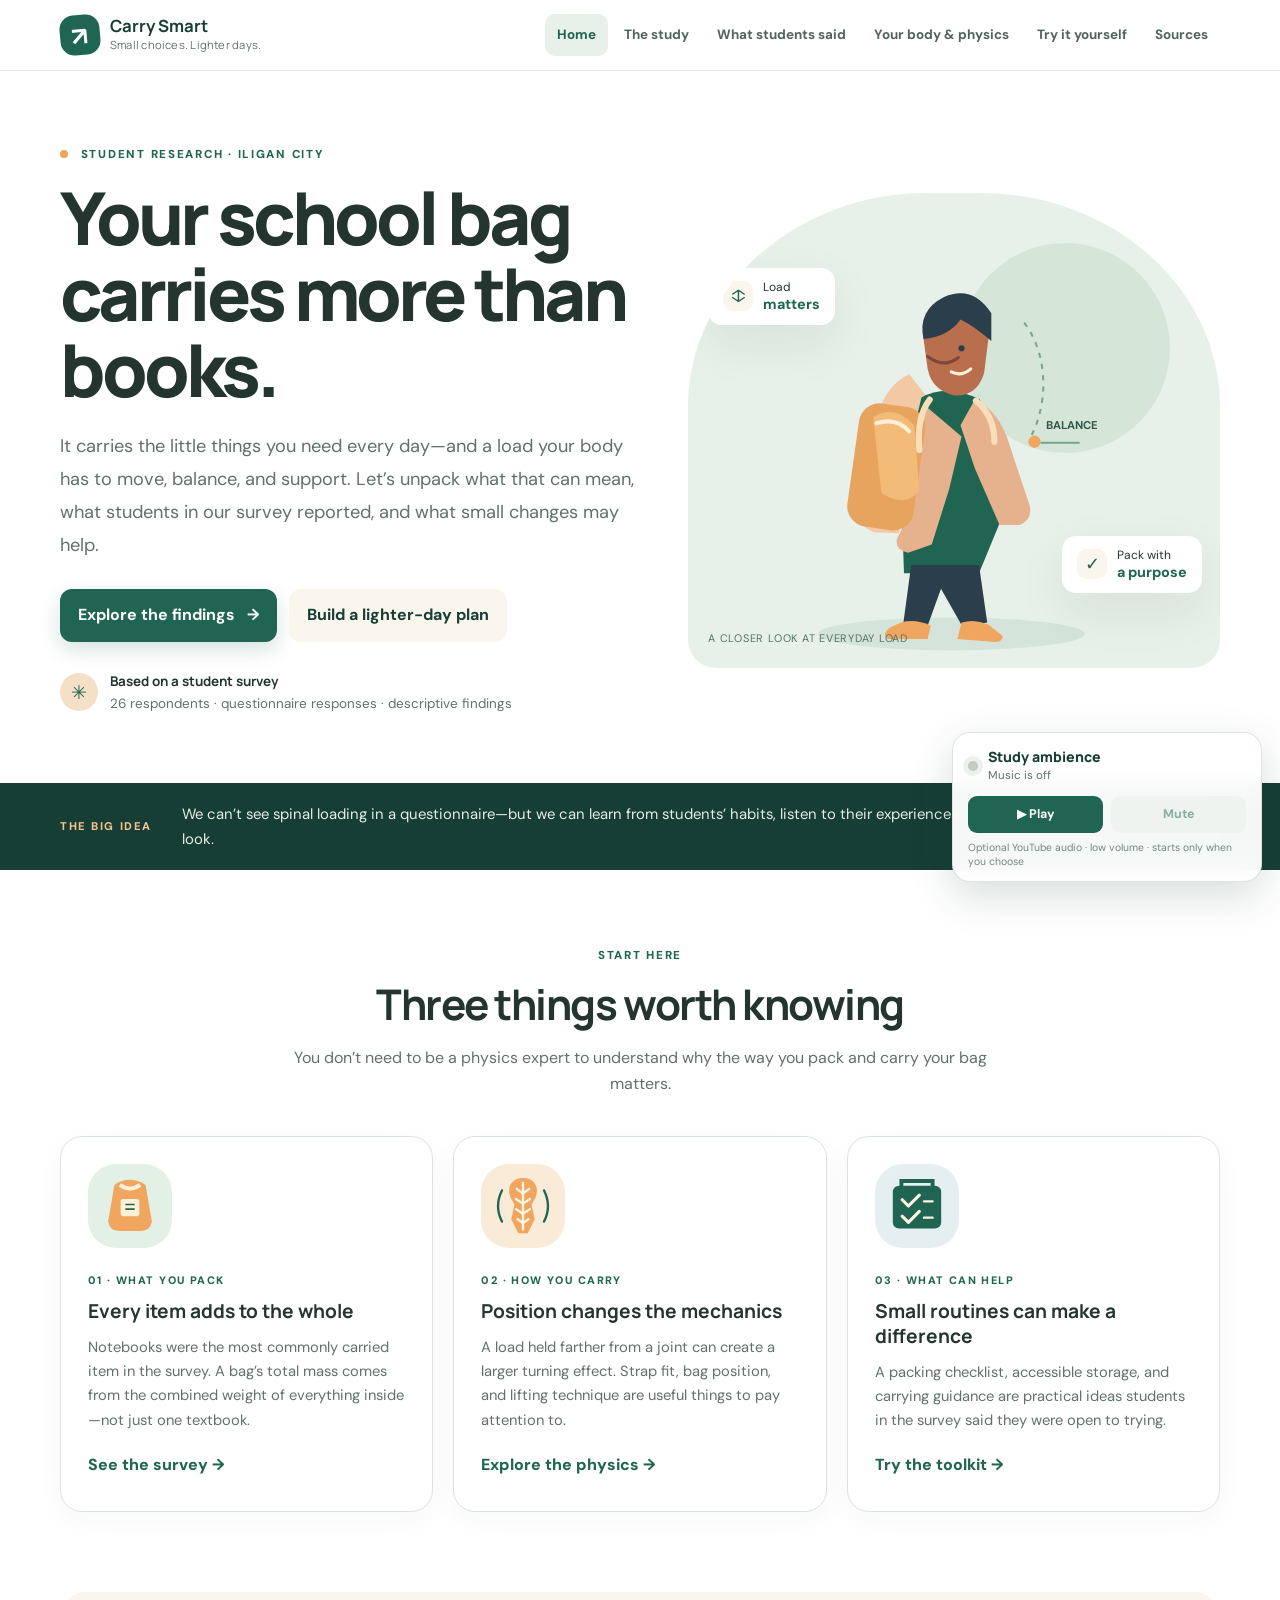
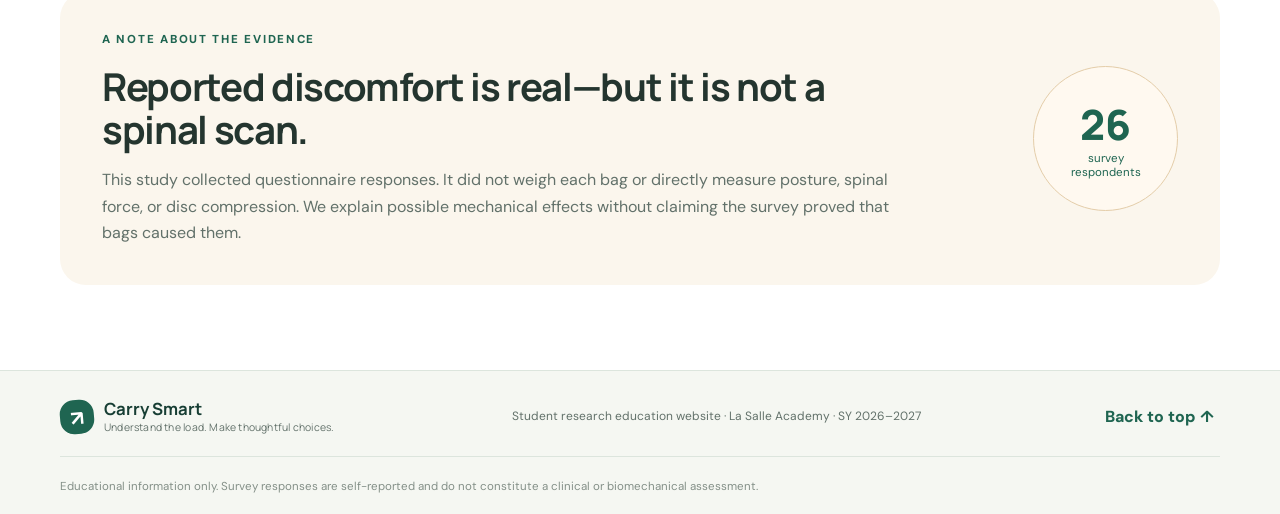
<file: physics.html>
<!doctype html>
<html lang="en">
<head>
<meta charset="utf-8"><meta name="viewport" content="width=device-width, initial-scale=1">
<meta name="description" content="An accessible, interactive guide to school bag load, posture, and student-reported experiences based on a survey of 26 Senior High School students.">
<title>Carry Smart — School Bag Load & Posture</title>
<link rel="stylesheet" href="physics.css">
</head>
<body>
<a class="skip-link" href="#main">Skip to content</a>
<header class="site-header">
  <a class="brand" href="#home" aria-label="Carry Smart home"><span class="brand-mark" aria-hidden="true">↗</span><span><strong>Carry Smart</strong><small>Small choices. Lighter days.</small></span></a>
  <button class="menu-toggle" id="menuToggle" aria-expanded="false" aria-controls="mainNav">☰ <span class="sr-only">Open navigation</span></button>
  <nav id="mainNav" class="main-nav" aria-label="Main navigation">
    <button class="nav-tab active" data-tab="home">Home</button><button class="nav-tab" data-tab="study">The study</button><button class="nav-tab" data-tab="findings">What students said</button><button class="nav-tab" data-tab="body">Your body & physics</button><button class="nav-tab" data-tab="toolkit">Try it yourself</button><button class="nav-tab" data-tab="sources">Sources</button>
  </nav>
</header>
<main id="main">
<section class="page active" id="home" aria-labelledby="home-title">
  <div class="hero wrap">
    <div class="hero-copy"><p class="eyebrow"><span class="eyebrow-dot"></span> STUDENT RESEARCH · ILIGAN CITY</p><h1 id="home-title">Your school bag carries more than books.</h1><p class="hero-lead">It carries the little things you need every day—and a load your body has to move, balance, and support. Let’s unpack what that can mean, what students in our survey reported, and what small changes may help.</p><div class="hero-actions"><button class="btn btn-primary" data-go="findings">Explore the findings <span aria-hidden="true">→</span></button><button class="btn btn-quiet" data-go="toolkit">Build a lighter-day plan</button></div><div class="hero-note"><span class="note-icon">✳</span><span><strong>Based on a student survey</strong><br>26 respondents · questionnaire responses · descriptive findings</span></div></div>
    <div class="hero-art" aria-label="Illustration of a student carrying a backpack, with a spine and balance line motif" role="img">
      <div class="art-sun"></div><div class="art-card card-top"><span class="mini-icon">↕</span><span>Load<br><b>matters</b></span></div>
      <svg class="student-svg" viewBox="0 0 390 430" role="img" aria-label="Stylized student with a backpack"><ellipse cx="192" cy="397" rx="130" ry="16" fill="#d5e4da"/><path d="M151 144 Q126 156 117 194 L102 274 Q100 292 117 298 L141 299 L163 214 L172 171Z" fill="#f3c8a5"/><path d="M163 167 Q188 153 220 169 L247 270 L219 338 L146 338 L143 250Z" fill="#1f6551"/><path d="M153 330 L219 330 L227 386 L203 390 L182 353 L169 389 L145 389Z" fill="#2b3e4b"/><path d="M143 386 Q157 382 172 389 L169 402 L130 402 Q124 397 132 391Z" fill="#f0a65e"/><path d="M202 386 Q215 382 228 388 L242 399 Q243 404 235 405 L198 402Z" fill="#f0a65e"/><path d="M169 177 Q150 187 148 220 L155 273 L139 305 Q137 315 150 318 L173 310 L190 256 L202 205Z" fill="#e6b28e"/><path d="M184 75 Q220 70 229 103 L224 143 Q217 166 195 165 Q173 160 169 139 L165 110Q166 83 184 75Z" fill="#b96f4d"/><path d="M165 110 Q159 82 185 69 Q213 57 231 85 L231 112 Q215 98 201 91 Q189 108 165 110Z" fill="#2b3e4b"/><path d="M169 127 Q185 139 199 128" fill="none" stroke="#7d4936" stroke-width="3" stroke-linecap="round"/><path d="M215 169 Q239 180 249 214 L268 271 Q272 285 259 291 L239 291 L215 236 L201 194Z" fill="#e6b28e"/><rect x="105" y="170" width="65" height="121" rx="20" fill="#e7a45f" transform="rotate(8 105 170)"/><path d="M116 186 Q137 173 156 194 L161 258 Q146 275 124 260Z" fill="#f2bb77"/><path d="M119 192 Q139 186 151 200" fill="none" stroke="#fff0d8" stroke-width="4" stroke-linecap="round"/><path d="M171 169 Q158 186 161 218" fill="none" stroke="#f8dfb9" stroke-width="6" stroke-linecap="round"/><path d="M216 170 Q234 185 234 210" fill="none" stroke="#f8dfb9" stroke-width="6" stroke-linecap="round"/><circle cx="202" cy="119" r="3" fill="#2b3e4b"/><path d="M192 142 Q202 147 211 139" fill="none" stroke="#fff0d8" stroke-width="3" stroke-linecap="round"/><path d="M263 94 C287 126 286 173 270 204" fill="none" stroke="#78a58c" stroke-width="2" stroke-dasharray="5 6"/><circle cx="273" cy="210" r="6" fill="#f0a65e"/><path d="M279 211 L317 211" stroke="#78a58c" stroke-width="2"/><text x="284" y="198" font-size="11" fill="#315849" font-weight="700">BALANCE</text></svg>
      <div class="art-card card-bottom"><span class="mini-icon">✓</span><span>Pack with<br><b>a purpose</b></span></div><div class="art-label">A closer look at everyday load</div>
    </div>
  </div>
  <div class="ticker"><div class="wrap ticker-inner"><span>THE BIG IDEA</span><p>We can’t see spinal loading in a questionnaire—but we can learn from students’ habits, listen to their experiences, and identify what deserves a closer look.</p></div></div>
  <div class="wrap section-pad"><div class="section-heading"><p class="eyebrow">START HERE</p><h2>Three things worth knowing</h2><p>You don’t need to be a physics expert to understand why the way you pack and carry your bag matters.</p></div><div class="three-cards">
    <article class="info-card"><div class="illustration circle-green"><svg viewBox="0 0 100 100" aria-hidden="true"><path d="M30 23 Q50 10 70 23 L78 70 Q76 82 64 82 L36 82 Q24 82 22 70Z" fill="#f0a65e"/><path d="M37 23 Q50 32 63 23" fill="none" stroke="#fff0d8" stroke-width="5"/><rect x="38" y="41" width="24" height="22" rx="3" fill="#fff0d8"/><path d="M44 48h12M44 54h12" stroke="#1f6551" stroke-width="2"/></svg></div><p class="card-kicker">01 · WHAT YOU PACK</p><h3>Every item adds to the whole</h3><p>Notebooks were the most commonly carried item in the survey. A bag’s total mass comes from the combined weight of everything inside—not just one textbook.</p><button class="text-link" data-go="findings">See the survey →</button></article>
    <article class="info-card"><div class="illustration circle-peach"><svg viewBox="0 0 100 100" aria-hidden="true"><path d="M50 14 C34 14 29 28 34 39 L39 48 L35 67 L44 85 L56 85 L65 67 L61 48 L66 39 C71 28 66 14 50 14Z" fill="#f0a65e"/><path d="M50 20V80M42 28L50 34L58 28M41 41L50 47L59 41M41 54L50 60L59 54M43 67L50 72L57 67" stroke="#fff4e4" stroke-width="3" fill="none" stroke-linecap="round"/><path d="M23 30 Q13 50 23 70M77 30 Q87 50 77 70" stroke="#1f6551" stroke-width="3" stroke-linecap="round" fill="none"/></svg></div><p class="card-kicker">02 · HOW YOU CARRY</p><h3>Position changes the mechanics</h3><p>A load held farther from a joint can create a larger turning effect. Strap fit, bag position, and lifting technique are useful things to pay attention to.</p><button class="text-link" data-go="body">Explore the physics →</button></article>
    <article class="info-card"><div class="illustration circle-blue"><svg viewBox="0 0 100 100" aria-hidden="true"><rect x="19" y="24" width="62" height="55" rx="8" fill="#1f6551"/><path d="M30 24V18H70V24" fill="none" stroke="#1f6551" stroke-width="5" stroke-linecap="round"/><path d="M31 42L39 50L53 36M31 63L39 71L53 57" stroke="#fff4e4" stroke-width="4" fill="none" stroke-linecap="round" stroke-linejoin="round"/><path d="M59 44H70M59 65H70" stroke="#fff4e4" stroke-width="3" stroke-linecap="round"/></svg></div><p class="card-kicker">03 · WHAT CAN HELP</p><h3>Small routines can make a difference</h3><p>A packing checklist, accessible storage, and carrying guidance are practical ideas students in the survey said they were open to trying.</p><button class="text-link" data-go="toolkit">Try the toolkit →</button></article>
  </div></div>
  <div class="wrap callout"><div><p class="eyebrow">A NOTE ABOUT THE EVIDENCE</p><h2>Reported discomfort is real—but it is not a spinal scan.</h2><p>This study collected questionnaire responses. It did not weigh each bag or directly measure posture, spinal force, or disc compression. We explain possible mechanical effects without claiming the survey proved that bags caused them.</p></div><div class="callout-stamp"><span>26</span><small>survey<br>respondents</small></div></div>
</section>
<section class="page" id="study" aria-labelledby="study-title"><div class="page-hero wrap"><p class="eyebrow">01 · THE STUDY</p><h1 id="study-title">A daily routine became a research question.</h1><p class="hero-lead">Students carry school supplies from class to class. Our study asks what goes into those bags, how students carry them, what difficulties they report, and which practical changes they would consider.</p></div><div class="wrap content-grid"><article class="prose"><h2>What were we trying to understand?</h2><p>School bags can contain notebooks, printed materials, electronic devices, lunch boxes, water bottles, and items for activities such as physical education. Their total mass can change from day to day. The way a bag is lifted and positioned can also change the mechanical demands on the body.</p><p>Physics helps describe some of those demands. Weight is a force; lifting a heavier bag through the same height requires more work against gravity; and the distance between a load and a joint can affect torque, or turning effect.</p><h2>How did we collect information?</h2><p>The project used a quantitative descriptive survey delivered through Google Forms. Responses were summarized with frequency counts and percentages. The website presents the report’s stated survey total of <strong>26 respondents</strong>, as used in its results and updated scope section.</p><div class="note-box"><strong>What this method can tell us</strong><p>It can describe what respondents said they carry, how they report carrying it, and which supports they prefer. It cannot directly measure spinal loading or prove that a bag caused a physical change.</p></div><h2>Who might use these findings?</h2><p>Students can reflect on their packing habits; teachers may consider coordinating materials needed for the day; school administrators can explore secure storage; and future researchers can use these patterns to design studies with direct measurements.</p></article><aside class="side-panel"><p class="eyebrow">STUDY SNAPSHOT</p><div class="snapshot-number">26 <span>respondents</span></div><div class="snapshot-row"><span>Approach</span><strong>Descriptive survey</strong></div><div class="snapshot-row"><span>Collection</span><strong>Google Forms</strong></div><div class="snapshot-row"><span>Analysis</span><strong>Counts & percentages</strong></div><div class="snapshot-row"><span>Focus</span><strong>Bag contents, carrying habits, discomfort, possible supports</strong></div><hr><p class="small-muted">The report’s methodology section also contains an earlier reference to 25 students. The site uses 26 because the results and updated scope identify 26 respondents; please reconcile that discrepancy in the final report before submission.</p></aside></div><div class="wrap next-row"><button class="btn btn-primary" data-go="findings">Next: What students said →</button></div></section>
<section class="page" id="findings" aria-labelledby="findings-title"><div class="page-hero wrap"><p class="eyebrow">02 · THE SURVEY</p><h1 id="findings-title">A few patterns stood out.</h1><p class="hero-lead">These are the voices and habits represented in our 26 responses. Percentages describe this group only—they should not be treated as estimates for every student.</p></div><div class="wrap section-pad"><div class="finding-banner"><div class="finding-icon">🎒</div><div><p class="eyebrow">MOST COMMON BAG TYPE</p><h2>About 7 in 10 used a two-strap backpack.</h2><p>18 out of 26 respondents reported using one. Eight used a one-strap shoulder bag, and none selected a tote bag.</p></div><div class="donut" style="--pct:69.2"><span>69.2%<small>two-strap</small></span></div></div>
<div class="data-section"><div class="section-heading left"><p class="eyebrow">WHAT GOES INSIDE?</p><h2>Notebooks lead the packing list.</h2><p>Respondents could report multiple types of items, so these categories are not meant to add up to 100%.</p></div><div class="chart-card"><div class="bar-chart" role="img" aria-label="Bar chart of common school bag contents: notebooks or paper 96.2%, phones or electronic accessories 76.9%, lunch boxes 69.2%, water bottles 61.5%, personal non-school items 57.7%, textbooks or printed materials, laptops or tablets, pencil cases or supplies each 50%, sports equipment or extra clothes 38.5%, makeup kits 34.6%."><div class="bar-row"><span>Notebooks / paper</span><div class="bar-track"><div class="bar-fill" style="width:96.2%"></div></div><b>96.2%</b></div><div class="bar-row"><span>Phone / electronics</span><div class="bar-track"><div class="bar-fill" style="width:76.9%"></div></div><b>76.9%</b></div><div class="bar-row"><span>Lunch box / food</span><div class="bar-track"><div class="bar-fill" style="width:69.2%"></div></div><b>69.2%</b></div><div class="bar-row"><span>Water bottle</span><div class="bar-track"><div class="bar-fill" style="width:61.5%"></div></div><b>61.5%</b></div><div class="bar-row"><span>Personal non-school items</span><div class="bar-track"><div class="bar-fill" style="width:57.7%"></div></div><b>57.7%</b></div><div class="bar-row"><span>Books / devices / supplies*</span><div class="bar-track"><div class="bar-fill" style="width:50%"></div></div><b>50.0%</b></div><div class="bar-row"><span>Sports gear / extra clothes</span><div class="bar-track"><div class="bar-fill" style="width:38.5%"></div></div><b>38.5%</b></div><div class="bar-row"><span>Makeup kits</span><div class="bar-track"><div class="bar-fill" style="width:34.6%"></div></div><b>34.6%</b></div><p class="chart-foot">*Textbooks/printed learning materials, laptops/tablets, and pencil cases/supplies were each reported by 50% of respondents.</p></div></div>
<div class="two-col-data"><article class="stat-story"><div class="big-stat">34.6%<small>identified notebooks and paper as the biggest contributor to bag weight</small></div><p>Notebooks were both widely carried and the item group most often identified as contributing the most to bag weight. Some respondents also said they sometimes carried materials they might not use that day.</p></article><article class="stat-story"><div class="big-stat">80.8%<small>believed removing unnecessary items would make their bags easier to carry</small></div><p>This points to a practical place to start: checking the timetable and packing for the actual school day, while keeping necessary items such as water and food.</p></article></div>
<div class="data-section"><div class="section-heading left"><p class="eyebrow">HOW WERE BAGS CARRIED?</p><h2>Position and lifting habits are part of the picture.</h2></div><div class="habit-grid"><article><span class="habit-number">34.6%</span><h3>Carried bags low</h3><p>Reported positioning the bag low on the back.</p><div class="mini-illustration low-bag" aria-hidden="true"><span class="person-shape"></span><span class="bag-shape"></span><span class="baseline"></span></div></article><article><span class="habit-number">23.1%</span><h3>Bag hung away from back</h3><p>A bag farther from the body can change the turning effect around a joint.</p><div class="mini-illustration far-bag" aria-hidden="true"><span class="person-shape"></span><span class="bag-shape"></span><span class="force-arrow">↘</span><span class="baseline"></span></div></article><article><span class="habit-number">30.8%</span><h3>Used a knees-bent lift</h3><p>Reported bending their knees and lifting the bag close to the body.</p><div class="mini-illustration lift-bag" aria-hidden="true"><span class="person-shape"></span><span class="bag-shape"></span><span class="baseline"></span></div></article></div><p class="small-muted">The survey also found 26.9% reported bending mainly at the waist when lifting, and 26.9% reported lifting with one hand. These are self-reported practices, not direct measurements of spinal force.</p></div>
<div class="data-section"><div class="section-heading left"><p class="eyebrow">WHAT DID STUDENTS REPORT?</p><h2>Shoulders and walking were common concerns.</h2></div><div class="impact-grid"><div class="impact-card"><div class="impact-symbol">◉</div><strong>92.3%</strong><p>of respondents who identified a main discomfort location selected the shoulders.</p></div><div class="impact-card"><div class="impact-symbol">↔</div><strong>42.3%</strong><p>identified walking while carrying the bag as the activity causing the greatest difficulty.</p></div><div class="impact-card"><div class="impact-symbol">≈</div><strong>34.6% + 34.6%</strong><p>reported a significant effect and a moderate effect on mobility, respectively.</p></div></div><div class="caution-strip"><span>!</span><p><strong>Keep the conclusion careful:</strong> these responses tell us what students experienced or perceived. They do not, by themselves, prove that school bags caused pain, posture changes, or spinal injury.</p></div></div>
<div class="data-section"><div class="section-heading left"><p class="eyebrow">WHAT HELP SOUNDED USEFUL?</p><h2>Storage was the standout idea.</h2><p>Students showed interest in several practical supports, especially a place to leave materials they do not need all day.</p></div><div class="support-bars"><div class="support-row"><div><strong>Willing to use classroom storage / lockers</strong><span>92.3%</span></div><div class="bar-track"><div class="bar-fill green" style="width:92.3%"></div></div></div><div class="support-row"><div><strong>Selected storage / lockers as most helpful</strong><span>76.9%</span></div><div class="bar-track"><div class="bar-fill green" style="width:76.9%"></div></div></div><div class="support-row"><div><strong>Willing to change handling practices</strong><span>61.5%</span></div><div class="bar-track"><div class="bar-fill green" style="width:61.5%"></div></div></div><div class="support-row"><div><strong>Willing to use a daily packing checklist</strong><span>53.8%</span></div><div class="bar-track"><div class="bar-fill green" style="width:53.8%"></div></div></div></div></div>
<div class="wrap next-row"><button class="btn btn-primary" data-go="body">Next: Understand the body & physics →</button></div></div></section>
<section class="page" id="body" aria-labelledby="body-title"><div class="page-hero wrap"><p class="eyebrow">03 · BODY & PHYSICS</p><h1 id="body-title">The load is not just about kilograms.</h1><p class="hero-lead">Weight, distance, movement, and how a bag sits on the body all matter to the mechanics. Here is the simple version—with a clear line between what physics explains and what our survey measured.</p></div><div class="wrap physics-list">
<article class="physics-card"><div class="physics-visual visual-weight"><svg viewBox="0 0 160 150" aria-hidden="true"><path d="M52 25H108L120 45V117Q120 128 108 128H52Q40 128 40 117V45Z" fill="#e9a45d"/><path d="M62 25Q80 5 98 25" stroke="#1f6551" stroke-width="7" fill="none" stroke-linecap="round"/><path d="M80 53V101M61 82L80 102L99 82" fill="none" stroke="#fff8ed" stroke-width="6" stroke-linecap="round" stroke-linejoin="round"/><path d="M28 130H132" stroke="#1f6551" stroke-width="3" stroke-linecap="round"/></svg></div><div class="physics-copy"><p class="eyebrow">01 · WEIGHT</p><h2>More mass means more weight.</h2><p>Gravity pulls down on a bag. If the bag has more mass, the gravitational force is greater. That is why removing items you do not need can make a bag lighter.</p><div class="formula">Weight = mass × gravity <span>F<sub>g</sub> = mg</span></div><p class="small-muted">The survey did not weigh individual bags, so the team cannot calculate each respondent’s bag weight from these responses.</p></div></article>
<article class="physics-card reverse"><div class="physics-visual visual-pressure"><svg viewBox="0 0 160 150" aria-hidden="true"><path d="M34 28Q80 7 126 28L119 59Q80 77 41 59Z" fill="#f0b979"/><path d="M42 60L32 116M80 68V125M118 60L128 116" stroke="#1f6551" stroke-width="5" stroke-linecap="round"/><path d="M24 117H136" stroke="#e9a45d" stroke-width="9" stroke-linecap="round"/><path d="M48 93V111M80 93V111M112 93V111" stroke="#fff8ed" stroke-width="3"/></svg></div><div class="physics-copy"><p class="eyebrow">02 · PRESSURE</p><h2>Force spread over an area.</h2><p>Pressure describes how much force acts over a given area. A strap’s pressure depends on the force it supports and how that force is distributed across the contact area.</p><div class="formula">Pressure = force ÷ area <span>P = F / A</span></div><p class="small-muted">The survey did not measure strap force or contact area. This is a concept to help explain—not a measured result.</p></div></article>
<article class="physics-card"><div class="physics-visual visual-work"><svg viewBox="0 0 160 150" aria-hidden="true"><rect x="47" y="75" width="66" height="53" rx="8" fill="#e9a45d"/><path d="M61 75V65Q80 48 99 65V75" stroke="#1f6551" stroke-width="6" fill="none" stroke-linecap="round"/><path d="M80 59V19M63 36L80 19L97 36" stroke="#1f6551" stroke-width="5" fill="none" stroke-linecap="round" stroke-linejoin="round"/><path d="M28 130H132" stroke="#1f6551" stroke-width="3" stroke-linecap="round"/></svg></div><div class="physics-copy"><p class="eyebrow">03 · MECHANICAL WORK</p><h2>Lifting a heavier bag takes more work.</h2><p>For the same vertical lift, a heavier bag requires more work against gravity. The height lifted matters too. The same idea explains why putting a bag on a high shelf may feel different from lifting it a short distance.</p><div class="formula">Work = mass × gravity × height <span>W = mgh</span></div><p class="small-muted">Actual work for respondents would require bag mass and lifting-height measurements.</p></div></article>
<article class="physics-card reverse"><div class="physics-visual visual-torque"><svg viewBox="0 0 160 150" aria-hidden="true"><circle cx="47" cy="105" r="7" fill="#1f6551"/><path d="M47 105L95 46" stroke="#1f6551" stroke-width="6" stroke-linecap="round"/><rect x="83" y="19" width="40" height="33" rx="6" fill="#e9a45d" transform="rotate(38 103 35)"/><path d="M47 105H132" stroke="#d6a06a" stroke-width="2" stroke-dasharray="5 5"/><path d="M64 101A24 24 0 0 0 56 83" stroke="#1f6551" stroke-width="3" fill="none"/><path d="M47 105L47 130H128" stroke="#1f6551" stroke-width="3" fill="none" stroke-linecap="round"/><text x="72" y="124" font-size="10" fill="#1f6551">distance</text></svg></div><div class="physics-copy"><p class="eyebrow">04 · TORQUE</p><h2>Distance can change the turning effect.</h2><p>Torque is the turning effect of a force. If a bag’s weight acts farther horizontally from a body joint, it may create a larger external turning effect. The body responds with muscle activity and adjustments that depend on posture and movement.</p><div class="formula">Torque depends on force and distance <span>τ = rF sin θ</span></div><p class="small-muted">The survey did not measure joint positions, forces, or moment arms. It cannot quantify spinal torque or disc compression.</p></div></article>
</div><div class="wrap caution-panel"><div class="caution-icon">i</div><div><h2>So what about spinal loading and posture?</h2><p>Carrying a load can change the forces and movements involved in standing and walking, and research reviews have examined backpack weight and biomechanics. But this particular survey did not directly measure students’ spinal loading, intervertebral disc compression, or posture. It identifies reported habits and concerns that could guide a more detailed follow-up study.</p></div></div><div class="wrap next-row"><button class="btn btn-primary" data-go="toolkit">Next: Make a plan →</button></div></section>
<section class="page" id="toolkit" aria-labelledby="toolkit-title"><div class="page-hero wrap"><p class="eyebrow">04 · PRACTICAL TOOLKIT</p><h1 id="toolkit-title">Make tomorrow’s bag more intentional.</h1><p class="hero-lead">The aim is not to leave behind something you need. It is to carry what your day requires, store what you can, and handle your bag thoughtfully.</p></div><div class="wrap toolkit-grid"><div class="tool-panel"><p class="eyebrow">INTERACTIVE CHECKLIST</p><h2>Pack for your actual timetable</h2><p>Tick off what you need today. The checklist is a planning aid, not a medical assessment.</p><div class="checklist" id="packingChecklist"><label><input type="checkbox"> Check today’s class schedule</label><label><input type="checkbox"> Pack only the books / notebooks needed</label><label><input type="checkbox"> Bring the worksheets or modules required</label><label><input type="checkbox"> Include water and food if needed</label><label><input type="checkbox"> Remove yesterday’s unused papers</label><label><input type="checkbox"> Check whether any materials can stay in secure storage</label><label><input type="checkbox"> Check that straps are adjusted comfortably</label></div><div class="progress-wrap"><div class="progress-label"><span id="checkCount">0 of 7 completed</span><span id="checkPercent">0%</span></div><div class="progress-track"><div id="checkProgress" class="progress-fill"></div></div></div><button class="btn btn-outline" id="resetChecklist">Reset checklist</button></div>
<div class="tool-panel warm-panel"><p class="eyebrow">PHYSICS EXPLORER</p><h2>Try an example lift</h2><p>Adjust the values to see how idealized work against gravity changes. These are example values—not measurements from our respondents.</p><div class="range-field"><label for="massSlider">Example bag mass <strong><span id="massValue">4</span> kg</strong></label><input type="range" min="1" max="12" value="4" id="massSlider"><div class="range-ends"><span>1 kg</span><span>12 kg</span></div></div><div class="range-field"><label for="heightSlider">Vertical lift <strong><span id="heightValue">0.5</span> m</strong></label><input type="range" min="10" max="150" value="50" id="heightSlider"><div class="range-ends"><span>0.1 m</span><span>1.5 m</span></div></div><div class="work-result"><span>Idealized work against gravity</span><strong id="workValue">19.6 J</strong><div class="result-visual"><div id="workFill"></div></div><p id="workExplanation">At this example mass and lift height, the calculation is about 19.6 joules.</p></div><div class="formula small-formula">W = mgh <span>g ≈ 9.81 m/s²</span></div><p class="small-muted">This simplified calculation does not measure muscle effort, carrying fatigue, spinal loading, or the full mechanics of lifting.</p></div></div>
<div class="wrap toolkit-media-intro"><p class="eyebrow">VISUAL GUIDE</p><h2>School bags in real classrooms—and why carrying habits matter.</h2><p>These images connect the topic to a familiar school setting and introduce a common concern discussed in public health materials: carrying a backpack in a way that feels uncomfortable. They are visual context, not evidence that any student pictured has an injury.</p></div>
<div class="wrap toolkit-image-grid">
  <figure class="toolkit-image-card"><img src="images/classroom-schoolbags.png" alt="Students seated at desks in a classroom with school bags beside their chairs" loading="lazy"><figcaption><strong>Everyday school-bag use</strong><span>Students carry different supplies throughout the school day. A timetable-based checklist can help identify which materials are actually needed.</span></figcaption></figure>
  <figure class="toolkit-image-card"><img src="images/backpack-back-pain.webp" alt="Illustration of a person carrying a backpack and leaning forward uncomfortably" loading="lazy"><figcaption><strong>Notice comfort and fit</strong><span>A bag that feels uncomfortable is a reason to review its contents, fit, and carrying method. Persistent pain should be discussed with a trusted adult or health professional.</span></figcaption></figure>
</div>
<div class="wrap video-guide-card"><div class="video-guide-copy"><p class="eyebrow">WATCH THE GUIDE</p><h2>Learn more about backpack carrying.</h2><p>Use this video as supplementary guidance alongside the checklist and physics explorer. It is an external resource, not a result of the student survey. If the embed does not load, open it directly on YouTube.</p><a class="btn btn-primary" href="https://youtu.be/lTvMHrS_N2c?si=86yLnkpCEvY3RUhI" target="_blank" rel="noopener noreferrer">Watch on YouTube ↗</a></div><div class="video-frame"><iframe src="https://www.youtube-nocookie.com/embed/lTvMHrS_N2c?rel=0" title="Supplementary guide to backpack carrying" loading="lazy" referrerpolicy="strict-origin-when-cross-origin" allow="accelerometer; clipboard-write; encrypted-media; gyroscope; picture-in-picture; web-share" allowfullscreen></iframe></div></div>
<div class="wrap media-disclaimer"><strong>Research note:</strong> These tips are general educational guidance. The survey did not measure bag mass, posture, spinal loading, or clinical outcomes.</div>
<div class="wrap three-steps"><div class="section-heading left"><p class="eyebrow">A PROPOSED SCHOOL-BAG LOAD MANAGEMENT SYSTEM</p><h2>Three practical parts, working together.</h2></div><div class="steps-grid"><article><div class="step-num">1</div><h3>Daily packing checklist</h3><p>Use the timetable to decide what needs to travel with you. Keep necessary personal items; avoid packing “just in case” materials when they are not needed.</p></article><article><div class="step-num">2</div><h3>Classroom storage</h3><p>Consider secure, accessible storage for materials not needed throughout the day. Any plan should account for space, safety, access, and school rules.</p></article><article><div class="step-num">3</div><h3>Position & handling guide</h3><p>Adjust straps to fit, keep the load close where practical, distribute contents sensibly, and lift in a controlled way. Ask a trusted adult or school health staff if carrying causes ongoing discomfort.</p></article></div></div><div class="wrap action-note"><span class="action-icon">✦</span><div><h2>Comfort matters more than “toughing it out.”</h2><p>If carrying your bag repeatedly causes pain or difficulty, tell a parent/guardian, teacher, or school health professional. This website offers general education and is not a diagnosis.</p></div></div><div class="wrap next-row"><button class="btn btn-primary" data-go="sources">Next: Explore the references →</button></div></section>
<section class="page" id="sources" aria-labelledby="sources-title"><div class="page-hero wrap"><p class="eyebrow">05 · REFERENCES & TRANSPARENCY</p><h1 id="sources-title">What this website is—and isn’t—saying.</h1><p class="hero-lead">The survey findings come from the uploaded school research report. The research references below provide background on backpack carriage, gait, biomechanics, posture, and school-bag interventions.</p></div><div class="wrap source-layout"><div class="prose"><h2>How to read the findings</h2><p>Percentages on this site are drawn from the report’s results. Some questions allowed multiple selections, so item categories may not total 100%. They describe the surveyed group, not every student in Iligan City or the Philippines.</p><p>Physics explanations are used to make the topic easier to understand. Where the study did not measure a variable—such as each bag’s mass, strap pressure, joint distance, spinal loading, or disc compression—the website says so rather than presenting an estimate as a result.</p><div class="note-box"><strong>Editorial note</strong><p>The uploaded report has one inconsistency: the methodology describes 25 respondents, while the results and updated scope use 26. This website uses 26 as requested and as shown in the results. Please correct the source report so all sections agree.</p></div><h2>References from the report</h2><ol class="references"><li>Ahmad, H. N., & Barbosa, T. M. (2019). The effects of backpack carriage on gait kinematics and kinetics of schoolchildren. <em>Scientific Reports, 9</em>, Article 3364. <a href="https://doi.org/10.1038/s41598-019-40076-w" target="_blank" rel="noopener">https://doi.org/10.1038/s41598-019-40076-w</a></li><li>Cuenca-Martínez, F., et al. (2023). The influence of the weight of the backpack on the biomechanics of the child and adolescent: A systematic review and meta-analysis with a meta-regression. <em>Pediatric Physical Therapy, 35</em>(2), 212–226. <a href="https://doi.org/10.1097/PEP.0000000000000996" target="_blank" rel="noopener">https://doi.org/10.1097/PEP.0000000000000996</a></li><li>Meenakshi, Saini, S. K., Bharti, B., Gopinathan, N. R., & Kavita. (2023). Impact of educational intervention in reducing the weight of school bags in selected school children. <em>Indian Journal of Community Medicine, 48</em>(4), 533–538. <a href="https://doi.org/10.4103/ijcm.ijcm_80_22" target="_blank" rel="noopener">https://doi.org/10.4103/ijcm.ijcm_80_22</a></li><li>Mrozkowiak, M., & Stępień-Słodkowska, M. (2021). The effects of the weight of school supplies carried on the right or left shoulder on postural features in the sagittal and transverse planes in seven-year-old pupils of both genders. <em>Acta of Bioengineering and Biomechanics, 23</em>(3), 33–45. <a href="https://doi.org/10.37190/ABB-01814-2021-04" target="_blank" rel="noopener">https://doi.org/10.37190/ABB-01814-2021-04</a></li><li>NeJhaddadgar, N., et al. (2022). Effects of school-based educational program on backpack carrying behavior in teenage students. <em>Journal of Primary Care & Community Health, 13</em>. <a href="https://doi.org/10.1177/21501319221086251" target="_blank" rel="noopener">https://doi.org/10.1177/21501319221086251</a></li><li>Vieira, M. F., et al. (2016). Use of a backpack alters gait initiation of high school students. <em>Journal of Electromyography and Kinesiology, 28</em>, 82–89. <a href="https://doi.org/10.1016/j.jelekin.2016.03.008" target="_blank" rel="noopener">https://doi.org/10.1016/j.jelekin.2016.03.008</a></li><li>Whittfield, J., Legg, S. J., & Hedderley, D. I. (2005). Schoolbag weight and musculoskeletal symptoms in New Zealand secondary schools. <em>Applied Ergonomics, 36</em>(2), 193–198. <a href="https://doi.org/10.1016/j.apergo.2004.10.004" target="_blank" rel="noopener">https://doi.org/10.1016/j.apergo.2004.10.004</a></li><li>Yamato, T. P., et al. (2018). Do schoolbags cause back pain in children and adolescents? A systematic review. <em>British Journal of Sports Medicine, 52</em>(19), 1241–1245. <a href="https://doi.org/10.1136/bjsports-2017-098927" target="_blank" rel="noopener">https://doi.org/10.1136/bjsports-2017-098927</a></li></ol></div><aside class="side-panel"><p class="eyebrow">PROJECT DETAILS</p><h3>La Salle Academy</h3><p>School Year 2026–2027</p><p><strong>Analysis of School Bag Weight and Its Relationship to Spinal Loading and Postural Changes Among Senior High School Students</strong></p><p>Prepared by STEM 12A — Group 5</p><p class="small-muted">Submitted to Juhanie Omra & Haide Medrano</p><button class="btn btn-outline full-width" onclick="window.print()">Print / save this page</button></aside></div></section>
</main>
<footer class="site-footer"><div class="wrap footer-inner"><a class="brand footer-brand" href="#home"><span class="brand-mark">↗</span><span><strong>Carry Smart</strong><small>Understand the load. Make thoughtful choices.</small></span></a><p>Student research education website · La Salle Academy · SY 2026–2027</p><button id="backTop" class="back-top">Back to top ↑</button></div><div class="wrap footer-disclaimer">Educational information only. Survey responses are self-reported and do not constitute a clinical or biomechanical assessment.</div></footer>
<div class="music-widget" aria-label="Optional background music"><div class="music-widget-label"><span class="music-dot" aria-hidden="true"></span><div><strong>Study ambience</strong><small id="musicStatus">Music is off</small></div></div><div class="music-controls"><button type="button" id="musicToggle" class="music-button" aria-pressed="false">▶ Play</button><button type="button" id="musicMute" class="music-button music-button-secondary" aria-pressed="false" disabled>Mute</button></div><div id="musicPlayer" class="music-player" aria-hidden="true"></div><p class="music-note">Optional YouTube audio · low volume · starts only when you choose</p></div>
<script src="https://www.youtube.com/iframe_api"></script><script src="physics.js"></script>
</body></html>
</file>
<file: physics.css>
@import url('https://fonts.googleapis.com/css2?family=DM+Sans:wght@400;500;600;700&family=Manrope:wght@400;500;600;700;800&display=swap');
:root{--green:#1f6551;--deep:#173e34;--mint:#e7f0e9;--pale:#f6f7f1;--cream:#fbf6ed;--peach:#f4dfc7;--orange:#e9a45d;--ink:#24352f;--muted:#62716a;--line:#dce5dd;--white:#fff;--shadow:0 18px 50px rgba(28,70,53,.08)}*{box-sizing:border-box}html{scroll-behavior:smooth}body{margin:0;background:#fff;color:var(--ink);font-family:'DM Sans',Arial,sans-serif;line-height:1.65}h1,h2,h3,strong,.brand{font-family:'Manrope','DM Sans',sans-serif}h1,h2,h3,p{margin-top:0}h1{font-size:clamp(2.8rem,5.7vw,5.5rem);line-height:1.04;letter-spacing:-.055em;font-weight:800;margin-bottom:1.4rem}h2{font-size:clamp(1.8rem,3.3vw,2.8rem);line-height:1.13;letter-spacing:-.035em;margin-bottom:1rem}h3{font-size:1.2rem;line-height:1.3;margin-bottom:.7rem}p{color:var(--muted)}a{color:var(--green)}button,input{font:inherit}.wrap{width:min(1160px,calc(100% - 48px));margin-inline:auto}.site-header{position:sticky;top:0;z-index:20;display:flex;align-items:center;justify-content:space-between;gap:24px;padding:14px max(24px,calc((100vw - 1160px)/2));background:rgba(255,255,255,.94);backdrop-filter:blur(16px);border-bottom:1px solid rgba(220,229,221,.85)}.brand{display:flex;align-items:center;gap:10px;color:var(--deep);text-decoration:none;flex-shrink:0}.brand strong{display:block;font-size:1.05rem;line-height:1.2}.brand small{display:block;color:var(--muted);font-size:.7rem;letter-spacing:.02em}.brand-mark{width:40px;height:40px;display:grid;place-items:center;border-radius:14px;background:var(--green);color:#fff;font-size:1.6rem;font-weight:700;transform:rotate(-5deg)}.main-nav{display:flex;gap:4px;align-items:center}.nav-tab{border:0;background:transparent;padding:10px 12px;border-radius:10px;color:#52645a;font-size:.84rem;font-weight:700;cursor:pointer;white-space:nowrap}.nav-tab:hover,.nav-tab.active{background:var(--mint);color:var(--green)}.menu-toggle{display:none;border:0;background:var(--mint);color:var(--green);border-radius:10px;padding:10px 12px}.page{display:none;animation:fadeIn .35s ease}.page.active{display:block}@keyframes fadeIn{from{opacity:.4;transform:translateY(5px)}to{opacity:1;transform:none}}.hero{display:grid;grid-template-columns:1fr .92fr;gap:50px;align-items:center;padding-top:74px;padding-bottom:68px}.eyebrow{font-size:.72rem;letter-spacing:.15em;font-weight:800;color:var(--green);margin-bottom:1rem}.eyebrow-dot{display:inline-block;width:8px;height:8px;background:var(--orange);border-radius:50%;margin-right:8px}.hero-lead{font-size:1.14rem;line-height:1.8;max-width:650px}.hero-actions{display:flex;gap:12px;flex-wrap:wrap;margin:28px 0}.btn{border:0;border-radius:12px;padding:13px 18px;display:inline-flex;gap:12px;align-items:center;justify-content:center;font-weight:700;cursor:pointer;transition:transform .2s,box-shadow .2s;text-decoration:none}.btn:hover{transform:translateY(-2px)}.btn-primary{background:var(--green);color:#fff;box-shadow:0 8px 20px rgba(31,101,81,.18)}.btn-quiet{background:var(--cream);color:var(--deep)}.btn-outline{border:1px solid var(--line);background:white;color:var(--green)}.hero-note{display:flex;gap:12px;align-items:center;font-size:.84rem;color:var(--muted)}.hero-note strong{color:var(--ink)}.note-icon{width:38px;height:38px;display:grid;place-items:center;background:var(--peach);border-radius:50%;color:var(--green);font-size:1.2rem}.hero-art{height:475px;background:var(--mint);border-radius:45% 45% 28px 28px;position:relative;overflow:hidden;display:flex;align-items:end;justify-content:center}.art-sun{position:absolute;top:50px;right:50px;width:210px;height:210px;background:#d5e6d8;border-radius:50%}.student-svg{height:93%;width:90%;position:relative;z-index:1}.art-card{position:absolute;z-index:2;display:flex;align-items:center;gap:10px;background:#fff;border-radius:14px;padding:12px 15px;box-shadow:var(--shadow);font-size:.75rem;line-height:1.25}.art-card b{color:var(--green);font-size:.9rem}.mini-icon{width:30px;height:30px;border-radius:10px;background:var(--cream);color:var(--green);display:grid;place-items:center;font-size:1.1rem}.card-top{top:75px;left:20px}.card-bottom{bottom:75px;right:18px}.art-label{position:absolute;bottom:20px;left:20px;z-index:2;color:#537464;font-size:.68rem;letter-spacing:.07em;text-transform:uppercase}.ticker{background:var(--deep);color:white}.ticker-inner{display:flex;align-items:center;gap:30px;padding:19px 0}.ticker-inner span{color:#f1c58d;font-size:.7rem;font-weight:800;letter-spacing:.14em;white-space:nowrap}.ticker-inner p{margin:0;color:#e5eee7;font-size:.93rem}.section-pad{padding-top:76px;padding-bottom:80px}.section-heading{text-align:center;max-width:720px;margin:0 auto 38px}.section-heading p:not(.eyebrow){font-size:1rem}.section-heading.left{text-align:left;margin-left:0;margin-right:0}.three-cards{display:grid;grid-template-columns:repeat(3,1fr);gap:20px}.info-card{border:1px solid var(--line);border-radius:22px;padding:27px;background:#fff;box-shadow:0 8px 30px rgba(28,70,53,.035)}.illustration{width:84px;height:84px;border-radius:28px;display:grid;place-items:center;margin-bottom:24px}.illustration svg{width:78px;height:78px}.circle-green{background:#e3f0e5}.circle-peach{background:#faead8}.circle-blue{background:#e6eff0}.card-kicker{font-size:.68rem;letter-spacing:.13em;font-weight:800;color:var(--green);margin-bottom:9px}.info-card p:not(.card-kicker){font-size:.92rem}.text-link{border:0;background:transparent;padding:5px 0;color:var(--green);font-weight:800;cursor:pointer}.callout{background:var(--cream);border-radius:26px;padding:38px 42px;display:flex;gap:40px;align-items:center;justify-content:space-between;margin-bottom:85px}.callout>div:first-child{max-width:800px}.callout h2{font-size:clamp(1.7rem,3vw,2.4rem)}.callout p:last-child{margin-bottom:0}.callout-stamp{width:145px;height:145px;flex-shrink:0;border:1px solid #e4cda9;border-radius:50%;display:flex;flex-direction:column;align-items:center;justify-content:center;color:var(--green);background:#fff9f0}.callout-stamp span{font:800 2.6rem Manrope}.callout-stamp small{text-align:center;line-height:1.2;font-size:.72rem}.page-hero{padding-top:74px;padding-bottom:45px}.page-hero h1{max-width:950px;font-size:clamp(2.7rem,5vw,4.7rem)}.page-hero .hero-lead{max-width:790px}.content-grid{display:grid;grid-template-columns:minmax(0,1fr) 320px;gap:55px;padding-bottom:50px}.prose{max-width:800px}.prose h2{font-size:1.65rem;margin-top:2rem}.prose p{line-height:1.85}.note-box{background:var(--mint);border-left:4px solid var(--green);border-radius:0 14px 14px 0;padding:20px 23px;margin:28px 0}.note-box strong{color:var(--deep)}.note-box p{margin:7px 0 0}.side-panel{background:var(--pale);border:1px solid var(--line);border-radius:20px;padding:25px;height:max-content}.snapshot-number{font:800 3.4rem Manrope;letter-spacing:-.06em;color:var(--green);margin:12px 0}.snapshot-number span{font:600 .9rem 'DM Sans';letter-spacing:0;color:var(--muted)}.snapshot-row{padding:12px 0;border-top:1px solid var(--line);display:flex;flex-direction:column;gap:3px}.snapshot-row span{font-size:.76rem;color:var(--muted)}.snapshot-row strong{font-size:.9rem}.side-panel hr{border:0;border-top:1px solid var(--line);margin:18px 0}.small-muted{font-size:.8rem!important;color:#7a8980!important;line-height:1.65!important}.next-row{display:flex;justify-content:flex-end;padding-top:25px;padding-bottom:70px}.finding-banner{display:grid;grid-template-columns:auto 1fr auto;align-items:center;gap:24px;background:var(--cream);border-radius:25px;padding:30px 35px;margin-bottom:64px}.finding-icon{width:64px;height:64px;border-radius:20px;background:#fff;display:grid;place-items:center;font-size:2rem}.finding-banner h2{font-size:1.7rem;margin-bottom:.5rem}.finding-banner p:not(.eyebrow){margin:0}.donut{--pct:69.2;width:130px;height:130px;border-radius:50%;background:conic-gradient(var(--green) calc(var(--pct)*1%),#e5e8df 0);display:grid;place-items:center;position:relative}.donut:before{content:'';position:absolute;inset:12px;border-radius:50%;background:var(--cream)}.donut span{position:relative;font:800 1.3rem Manrope;color:var(--green);text-align:center}.donut small{display:block;font:600 .65rem 'DM Sans';color:var(--muted)}.data-section{margin-bottom:68px}.chart-card{border:1px solid var(--line);border-radius:20px;padding:28px 30px;box-shadow:0 10px 35px rgba(28,70,53,.04)}.bar-chart{display:flex;flex-direction:column;gap:16px}.bar-row{display:grid;grid-template-columns:220px 1fr 64px;gap:15px;align-items:center;font-size:.86rem}.bar-row>span{font-weight:600}.bar-row>b{text-align:right;font-size:.82rem;color:var(--green)}.bar-track{height:12px;border-radius:99px;background:#edf1eb;overflow:hidden}.bar-fill{height:100%;border-radius:99px;background:linear-gradient(90deg,#1f6551,#69a382);transition:width .6s ease}.bar-fill.green{background:linear-gradient(90deg,#1f6551,#81ad8c)}.chart-foot{font-size:.77rem;margin:24px 0 0;padding-top:15px;border-top:1px solid var(--line)}.two-col-data{display:grid;grid-template-columns:1fr 1fr;gap:20px;margin:25px 0 65px}.stat-story{border-radius:22px;background:var(--pale);padding:28px}.stat-story:nth-child(2){background:#fdf3e6}.big-stat{font:800 clamp(2.3rem,4vw,3.5rem) Manrope;color:var(--green);line-height:1.1;margin-bottom:20px;letter-spacing:-.05em}.big-stat small{display:block;font:600 1rem/1.5 'DM Sans';letter-spacing:0;color:var(--ink);margin-top:12px}.stat-story p{margin:0;font-size:.92rem}.habit-grid{display:grid;grid-template-columns:repeat(3,1fr);gap:18px}.habit-grid article{border:1px solid var(--line);border-radius:20px;padding:22px;overflow:hidden}.habit-number{font:800 2rem Manrope;color:var(--green)}.habit-grid h3{margin-top:8px}.habit-grid p{font-size:.86rem;min-height:72px}.mini-illustration{height:125px;background:var(--mint);border-radius:15px;position:relative;overflow:hidden;margin-top:20px}.person-shape{position:absolute;left:45%;bottom:22px;width:23px;height:57px;background:#1f6551;border-radius:12px 12px 4px 4px}.person-shape:before{content:'';position:absolute;width:24px;height:24px;background:#dca17a;border-radius:50%;top:-22px;left:0}.person-shape:after{content:'';position:absolute;width:8px;height:45px;background:#1f6551;bottom:-39px;left:4px;transform:rotate(8deg);box-shadow:11px 0 #1f6551}.bag-shape{position:absolute;left:38%;bottom:45px;width:28px;height:35px;background:#e9a45d;border-radius:8px;box-shadow:inset 0 5px #f7c58c}.low-bag .bag-shape{bottom:43px;left:35%}.far-bag .bag-shape{left:22%;bottom:54px}.force-arrow{position:absolute;left:24%;top:24px;color:#1f6551;font-size:1.5rem}.baseline{position:absolute;bottom:18px;left:12%;right:12%;border-top:2px solid #b9d2bf}.lift-bag .person-shape{transform:rotate(24deg);left:47%;bottom:24px}.lift-bag .bag-shape{left:61%;bottom:34px}.impact-grid{display:grid;grid-template-columns:repeat(3,1fr);gap:18px}.impact-card{padding:25px;border-radius:20px;background:#f5f7f1;border:1px solid var(--line)}.impact-symbol{width:42px;height:42px;border-radius:14px;background:#fff;color:var(--green);display:grid;place-items:center;font-size:1.4rem;margin-bottom:15px}.impact-card strong{display:block;font:800 1.9rem Manrope;color:var(--green);margin-bottom:10px}.impact-card p{font-size:.86rem;margin:0}.caution-strip{display:flex;gap:15px;align-items:flex-start;padding:20px;background:#fff5e8;border-radius:14px;margin-top:20px}.caution-strip>span{width:28px;height:28px;display:grid;place-items:center;background:var(--orange);color:#fff;border-radius:50%;font-weight:800;flex-shrink:0}.caution-strip p{margin:0;font-size:.9rem}.support-bars{display:grid;gap:21px}.support-row>div:first-child{display:flex;justify-content:space-between;gap:15px;margin-bottom:8px;font-size:.9rem}.support-row span{color:var(--green);font-weight:800;white-space:nowrap}.physics-list{display:grid;gap:20px;padding-bottom:55px}.physics-card{display:grid;grid-template-columns:230px 1fr;gap:32px;align-items:center;padding:32px;border:1px solid var(--line);border-radius:23px}.physics-card.reverse{grid-template-columns:1fr 230px}.physics-card.reverse .physics-visual{order:2}.physics-visual{height:190px;border-radius:18px;background:var(--mint);display:grid;place-items:center}.physics-visual svg{width:155px;height:150px}.visual-pressure{background:#faead8}.visual-work{background:#e9eff0}.visual-torque{background:#f6f1e4}.physics-copy h2{font-size:1.7rem}.physics-copy p{font-size:.92rem}.formula{display:flex;align-items:center;justify-content:space-between;gap:15px;padding:14px 17px;background:var(--pale);border-radius:12px;color:var(--muted);font-size:.85rem;margin:17px 0}.formula span{font:800 1.05rem Manrope;color:var(--green);white-space:nowrap}.caution-panel{display:flex;gap:20px;background:var(--deep);border-radius:22px;padding:32px;color:#fff;margin-bottom:35px}.caution-icon{width:42px;height:42px;flex-shrink:0;border-radius:50%;display:grid;place-items:center;background:#e9a45d;color:var(--deep);font:800 1.3rem Manrope}.caution-panel h2{font-size:1.6rem;color:white}.caution-panel p{color:#d7e5dc;margin:0;line-height:1.8}.toolkit-grid{display:grid;grid-template-columns:1fr 1fr;gap:22px}.tool-panel{border:1px solid var(--line);border-radius:23px;padding:30px;box-shadow:0 10px 35px rgba(28,70,53,.04)}.tool-panel h2{font-size:1.75rem}.tool-panel>p:not(.eyebrow){font-size:.9rem}.checklist{display:grid;gap:0;margin:22px 0}.checklist label{display:flex;align-items:flex-start;gap:12px;padding:13px 0;border-bottom:1px solid var(--line);cursor:pointer;font-size:.9rem}.checklist input{accent-color:var(--green);width:18px;height:18px;margin-top:3px;flex-shrink:0}.checklist label:has(input:checked){color:#7b8980;text-decoration:line-through}.progress-label{display:flex;justify-content:space-between;font-size:.78rem;font-weight:700;color:var(--green);margin-bottom:8px}.progress-track{height:9px;background:#e9eee8;border-radius:99px;overflow:hidden;margin-bottom:20px}.progress-fill{height:100%;width:0;background:var(--green);border-radius:99px;transition:width .25s}.warm-panel{background:var(--cream);border-color:#f0e3d1}.range-field{margin:25px 0}.range-field label{display:flex;justify-content:space-between;gap:15px;font-size:.88rem}.range-field label strong{color:var(--green)}input[type=range]{width:100%;accent-color:var(--green);margin:18px 0 0;cursor:pointer}.range-ends{display:flex;justify-content:space-between;font-size:.72rem;color:#8b948d}.work-result{padding:20px;background:white;border:1px solid #f0e3d1;border-radius:16px;margin-top:28px}.work-result>span{font-size:.8rem;color:var(--muted)}.work-result>strong{display:block;font:800 2.6rem Manrope;color:var(--green);margin:5px 0 14px}.result-visual{height:12px;background:#edf0e8;border-radius:99px;overflow:hidden}.result-visual div{height:100%;width:20%;background:var(--orange);border-radius:99px;transition:width .25s}.work-result p{font-size:.8rem;margin:12px 0 0}.small-formula{margin-bottom:12px}.three-steps{padding-top:80px;padding-bottom:60px}.steps-grid{display:grid;grid-template-columns:repeat(3,1fr);gap:20px}.steps-grid article{padding:25px;border-radius:20px;background:var(--pale)}.step-num{width:38px;height:38px;border-radius:13px;display:grid;place-items:center;background:var(--green);color:white;font:800 1.1rem Manrope;margin-bottom:20px}.steps-grid p{font-size:.9rem;margin-bottom:0}.action-note{display:flex;gap:20px;align-items:center;padding:28px 32px;background:var(--mint);border-radius:22px;margin-bottom:40px}.action-icon{width:52px;height:52px;flex-shrink:0;background:white;border-radius:17px;display:grid;place-items:center;color:var(--green);font-size:1.5rem}.action-note h2{font-size:1.5rem}.action-note p{margin:0}.source-layout{display:grid;grid-template-columns:minmax(0,1fr) 320px;gap:50px;padding-bottom:75px}.references{padding-left:1.3rem}.references li{padding:0 0 18px 8px;color:var(--muted);line-height:1.7;font-size:.9rem}.references li::marker{color:var(--green);font-weight:800}.references a{overflow-wrap:anywhere}.full-width{width:100%;margin-top:15px}.site-footer{background:#f5f7f2;border-top:1px solid var(--line);padding:28px 0 18px}.footer-inner{display:flex;align-items:center;justify-content:space-between;gap:25px}.footer-inner>p{font-size:.75rem;margin:0}.footer-brand .brand-mark{width:34px;height:34px;font-size:1.3rem}.footer-brand small{font-size:.65rem}.back-top{border:0;background:transparent;color:var(--green);font-weight:800;cursor:pointer}.footer-disclaimer{font-size:.72rem;color:#849088;padding-top:20px;margin-top:20px;border-top:1px solid var(--line)}.skip-link{position:absolute;top:-50px;left:10px;background:#fff;padding:10px;z-index:100}.skip-link:focus{top:10px}.sr-only{position:absolute;width:1px;height:1px;padding:0;margin:-1px;overflow:hidden;clip:rect(0,0,0,0);white-space:nowrap;border:0}
@media(max-width:1050px){.site-header{padding-inline:24px}.main-nav{gap:0}.nav-tab{padding:9px 8px;font-size:.77rem}.hero{gap:28px}.hero-art{height:430px}.bar-row{grid-template-columns:190px 1fr 60px}.physics-card{grid-template-columns:190px 1fr}.physics-card.reverse{grid-template-columns:1fr 190px}}
@media(max-width:820px){.menu-toggle{display:block}.site-header{flex-wrap:wrap}.main-nav{display:none;flex-basis:100%;flex-wrap:wrap;padding-top:8px}.main-nav.open{display:flex}.nav-tab{flex:1 1 30%;font-size:.82rem}.hero{grid-template-columns:1fr;padding-top:50px}.hero-copy{max-width:700px}.hero-art{width:min(100%,520px);margin:auto;height:420px}.three-cards,.steps-grid{grid-template-columns:1fr 1fr}.content-grid,.source-layout{grid-template-columns:1fr;gap:25px}.side-panel{order:2}.finding-banner{grid-template-columns:auto 1fr}.donut{grid-column:1/-1;justify-self:start;width:105px;height:105px}.physics-card,.physics-card.reverse{grid-template-columns:160px 1fr;gap:22px;padding:22px}.physics-card.reverse .physics-visual{order:0}.physics-visual{height:160px}.physics-visual svg{width:130px}.toolkit-grid{grid-template-columns:1fr}.callout{padding:30px}.source-layout .side-panel{order:0}}
@media(max-width:580px){.wrap{width:calc(100% - 32px)}.site-header{padding:12px 16px}.brand small{font-size:.62rem}.nav-tab{flex:1 1 45%;text-align:center}.hero{padding-top:40px;padding-bottom:45px}.hero-lead{font-size:1rem}.hero-art{height:360px}.art-sun{width:160px;height:160px;top:45px;right:35px}.card-top{top:55px;left:10px}.card-bottom{bottom:55px;right:8px}.ticker-inner{display:block;padding:20px 0}.ticker-inner span{display:block;margin-bottom:8px}.section-pad{padding:55px 0}.three-cards,.two-col-data,.habit-grid,.impact-grid,.steps-grid{grid-template-columns:1fr}.info-card{padding:23px}.callout{display:block;margin-bottom:55px;padding:26px}.callout-stamp{width:100px;height:100px;margin-top:20px}.callout-stamp span{font-size:2rem}.page-hero{padding-top:45px;padding-bottom:30px}.page-hero h1{font-size:2.8rem}.content-grid{padding-bottom:20px}.finding-banner{padding:23px;gap:15px}.finding-icon{width:48px;height:48px;font-size:1.5rem}.finding-banner h2{font-size:1.4rem}.donut{width:90px;height:90px}.chart-card{padding:20px 15px}.bar-row{grid-template-columns:1fr 52px;gap:7px}.bar-row>span{grid-column:1/-1;font-size:.8rem}.bar-row .bar-track{grid-column:1}.bar-row>b{grid-column:2;grid-row:2}.habit-grid article{padding:20px}.habit-grid p{min-height:0}.physics-card,.physics-card.reverse{grid-template-columns:1fr;padding:20px}.physics-visual{height:140px}.physics-visual svg{height:130px}.physics-copy h2{font-size:1.5rem}.formula{align-items:flex-start;flex-direction:column;gap:5px}.caution-panel{padding:24px;gap:13px}.tool-panel{padding:22px}.action-note{align-items:flex-start;padding:24px;gap:14px}.footer-inner{align-items:flex-start;flex-wrap:wrap}.footer-inner>p{order:3;flex-basis:100%}.next-row{padding-bottom:50px}}
@media(prefers-reduced-motion:reduce){*,*::before,*::after{scroll-behavior:auto!important;animation:none!important;transition:none!important}}
@media print{.site-header,.site-footer,.btn,.menu-toggle,.next-row{display:none!important}.page{display:block!important;break-before:page}.page:first-child{break-before:auto}.wrap{width:100%}.hero{padding-top:10px}.physics-card,.info-card,.chart-card{break-inside:avoid}body{font-size:10pt}}


/* Practical toolkit: supporting visuals and video */
.toolkit-media-intro{margin-top:64px;margin-bottom:24px;max-width:850px}.toolkit-media-intro h2{max-width:760px}.toolkit-image-grid{display:grid;grid-template-columns:1fr 1fr;gap:24px;margin-bottom:42px}.toolkit-image-card{margin:0;overflow:hidden;border:1px solid var(--line);border-radius:22px;background:#fff;box-shadow:var(--shadow)}.toolkit-image-card img{display:block;width:100%;height:clamp(230px,30vw,360px);object-fit:cover;background:var(--mint)}.toolkit-image-card figcaption{display:grid;gap:8px;padding:22px 24px 24px}.toolkit-image-card figcaption strong{font:800 1.08rem Manrope;color:var(--deep)}.toolkit-image-card figcaption span{font-size:.9rem;color:var(--muted);line-height:1.75}.video-guide-card{display:grid;grid-template-columns:.8fr 1.2fr;gap:30px;align-items:center;padding:30px;margin-bottom:24px;border:1px solid var(--line);border-radius:24px;background:linear-gradient(135deg,#f6f7f1,#e7f0e9)}.video-guide-copy h2{font-size:clamp(1.6rem,2.6vw,2.2rem)}.video-guide-copy p:not(.eyebrow){font-size:.92rem}.video-frame{position:relative;aspect-ratio:16/9;overflow:hidden;border-radius:16px;background:#173e34;box-shadow:0 14px 34px rgba(23,62,52,.16)}.video-frame iframe{position:absolute;inset:0;width:100%;height:100%;border:0}.media-disclaimer{margin-bottom:58px;padding:18px 22px;border-left:4px solid var(--orange);border-radius:0 12px 12px 0;background:var(--cream);font-size:.86rem;color:var(--muted)}.media-disclaimer strong{color:var(--deep)}
/* Optional, user-controlled background music */
.music-widget{position:fixed;right:18px;bottom:18px;z-index:50;width:min(310px,calc(100vw - 32px));padding:14px 15px 11px;border:1px solid rgba(220,229,221,.95);border-radius:18px;background:rgba(255,255,255,.96);box-shadow:0 14px 42px rgba(23,62,52,.17);backdrop-filter:blur(12px)}.music-widget-label{display:flex;align-items:center;gap:10px}.music-dot{width:10px;height:10px;border-radius:50%;background:#c3ccc5;box-shadow:0 0 0 5px #edf1ed}.music-widget-label strong{display:block;color:var(--deep);font:800 .88rem Manrope}.music-widget-label small{display:block;color:var(--muted);font-size:.72rem}.music-controls{display:flex;gap:8px;margin-top:11px}.music-button{flex:1;border:0;border-radius:9px;padding:8px 10px;background:var(--green);color:white;font-weight:700;font-size:.78rem;cursor:pointer}.music-button-secondary{background:var(--mint);color:var(--green)}.music-button:disabled{opacity:.5;cursor:not-allowed}.music-note{font-size:.65rem;line-height:1.4;margin:8px 0 0;color:#78857d}.music-widget.is-playing .music-dot{background:#e9a45d;box-shadow:0 0 0 5px #faead8}.music-player{position:absolute;width:1px;height:1px;overflow:hidden;clip-path:inset(50%);pointer-events:none}
@media(max-width:720px){.toolkit-image-grid,.video-guide-card{grid-template-columns:1fr}.video-guide-card{padding:22px}.toolkit-image-card img{height:auto;max-height:330px}.music-widget{right:12px;bottom:12px}}
@media print{.music-widget{display:none!important}}
</file>
